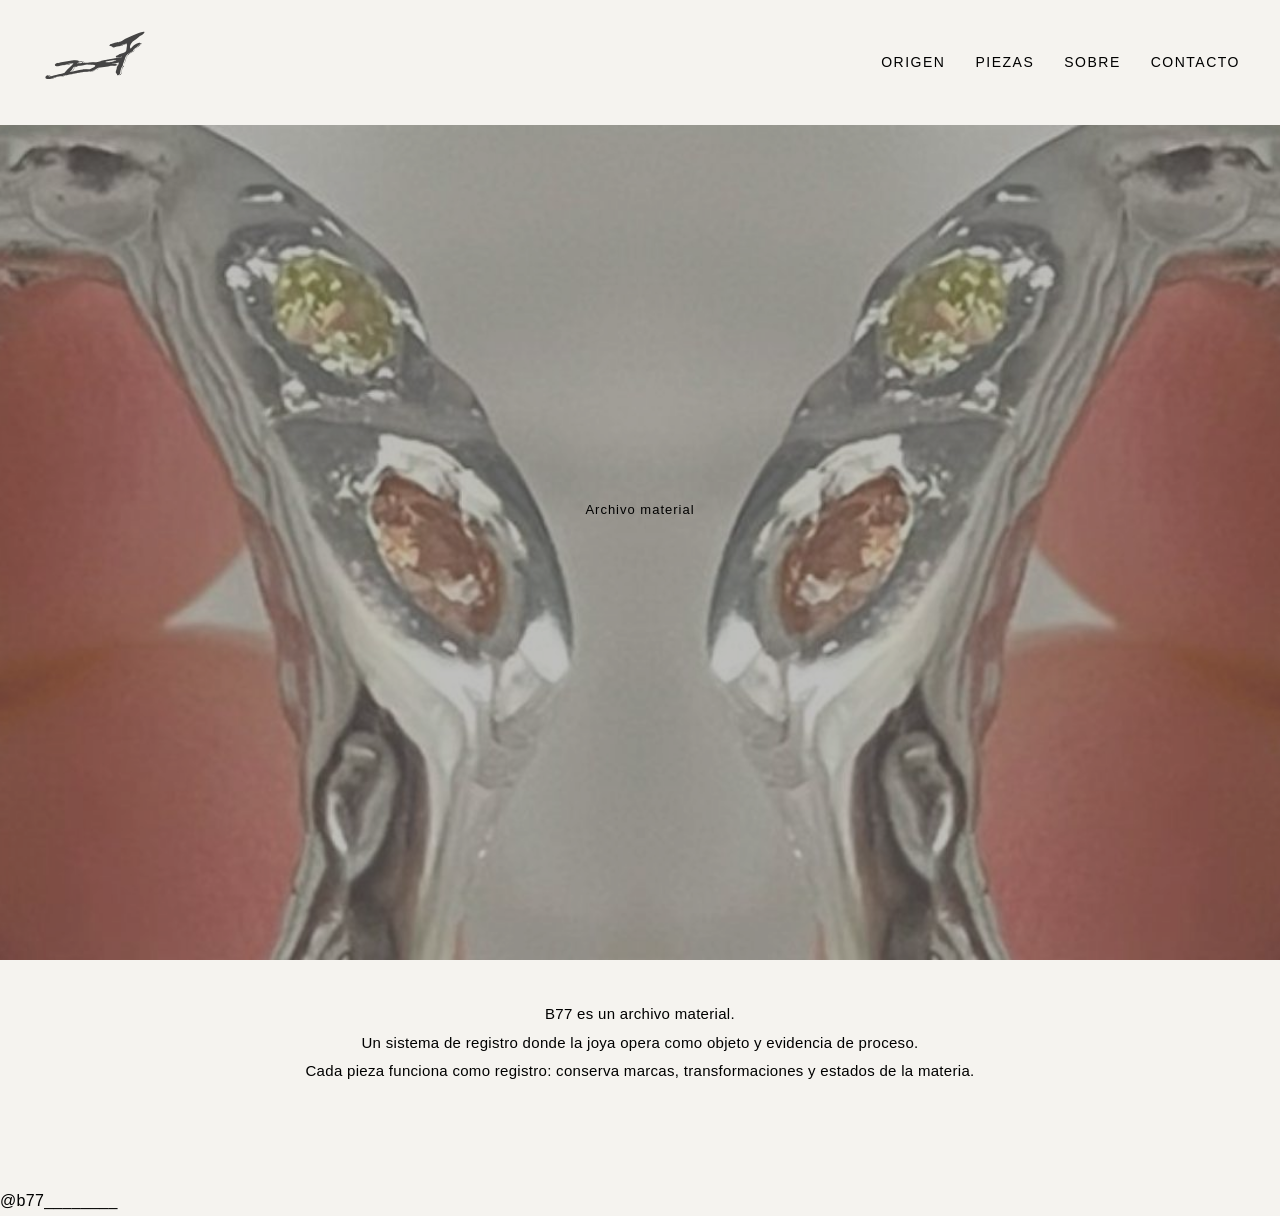
<file: index.html>
<!DOCTYPE html>
<html lang="es">

<head>
    <meta charset="UTF-8">
    <title>b77 — Archivo Material</title>
    <meta name="viewport" content="width=device-width, initial-scale=1.0">

    <link rel="stylesheet" href="./css/style.css">
</head>

<body>

    <header class="header">

        <a href="index.html" class="logo">
           <img src="./img/logo.svg" alt="B77 Logo">
        </a>

         <!-- BOTÓN HAMBURGUESA -->
         <div class="menu-toggle" onclick="toggleMenu()">
        <span></span>
        <span></span>
        </div>

        <nav id="menu">
            <a href="origen.html">ORIGEN</a>
            <a href="piezas.html">PIEZAS</a>
            <a href="sobre.html">SOBRE</a>
            <a href="contacto.html">CONTACTO</a>
        </nav>

    <div class="overlay-menu" onclick="toggleMenu()"></div>


    </header>

    <section class="hero">
        <h1>Archivo material</h1>
    </section>

    <section class="manifiesto">
        <p >
            B77 es un archivo material.<br>
            Un sistema de registro donde la joya opera como objeto y evidencia de proceso.<br>
            Cada pieza funciona como registro: conserva marcas, transformaciones y estados de la materia.
            
        </p>
    </section>

<footer class="footer">
    <a href="https://www.instagram.com/b77__________" target="_blank">
        @b77________
    </a>
</footer>

<script src="./js/script.js"></script>

</body>

</html>
</file>
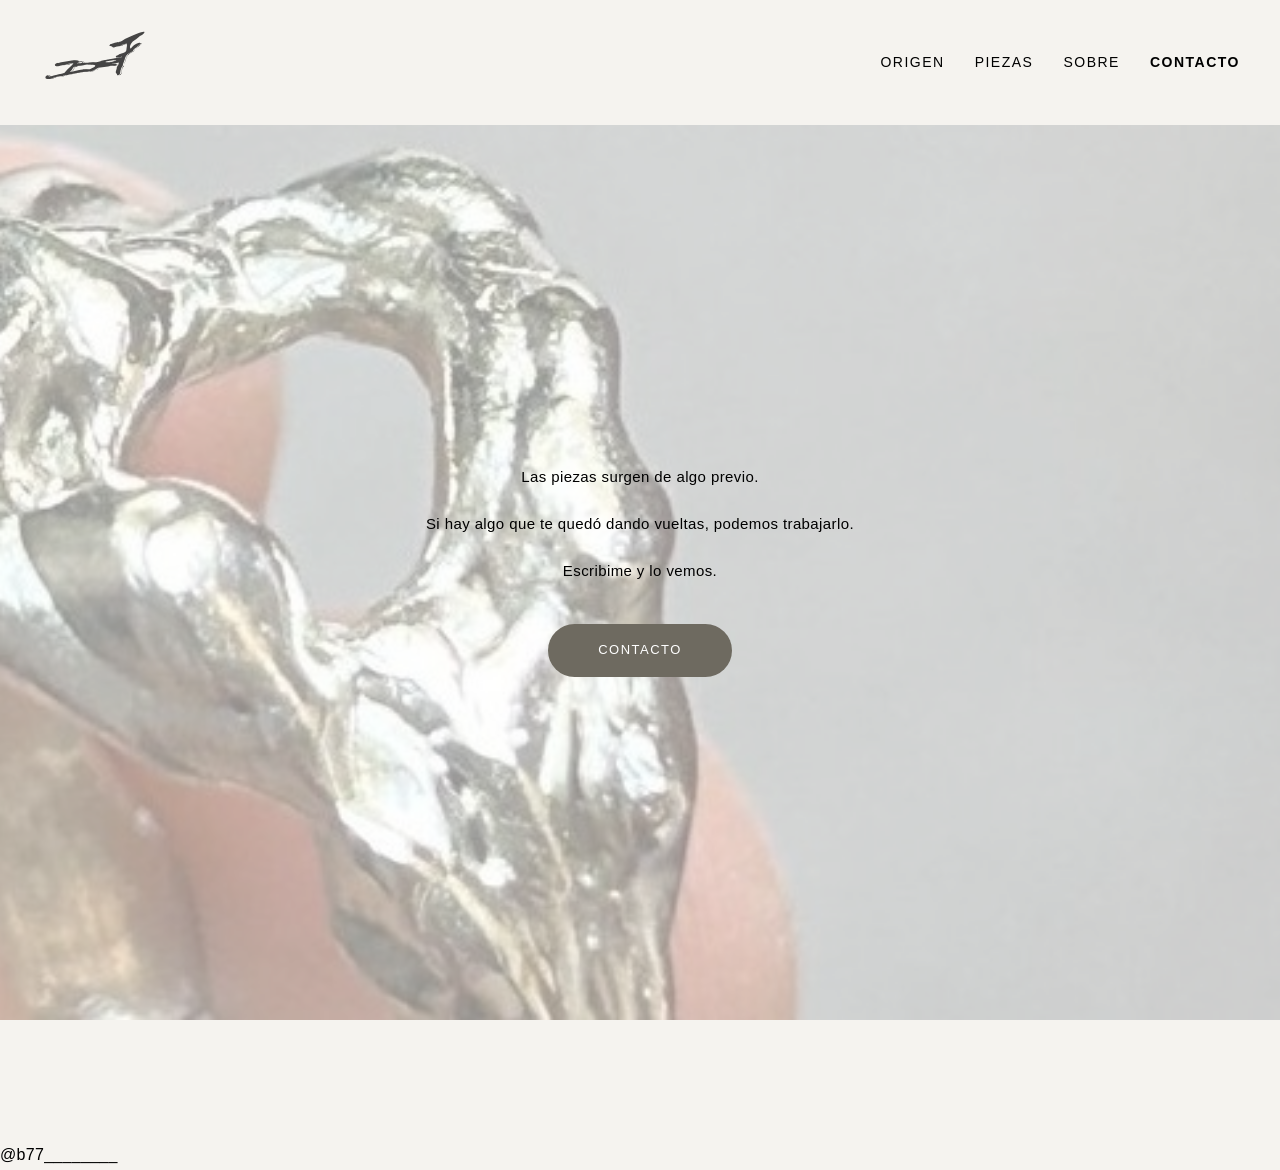
<file: contacto.html>
<!DOCTYPE html>
<html lang="es">

<head>
    <meta charset="UTF-8">
    <title>CONTACTO — B77</title>
    <meta name="viewport" content="width=device-width, initial-scale=1.0">

    <link rel="icon" type="image/png" href="./img/favicon.png">
    <link rel="stylesheet" href="./css/style.css">
</head>

<body>

<header class="header">

    <a href="index.html" class="logo">
        <img src="./img/logo.svg" alt="B77 Logo">
    </a>

         <div class="menu-toggle" onclick="toggleMenu()">
        <span></span>
        <span></span>
         </div>

    <nav id="menu">
        <a href="origen.html">ORIGEN</a>
        <a href="piezas.html">PIEZAS</a>
        <a href="sobre.html">SOBRE</a>
        <a href="contacto.html" class="active">CONTACTO</a>
    </nav>

 <div class="overlay-menu" onclick="toggleMenu()"></div>

</header>

<section class="contacto-hero">

    <div class="overlay"></div>

    <div class="contacto-content">

        <p>
            Las piezas surgen de algo previo.
        </p>

        <p>
            Si hay algo que te quedó dando vueltas,
            podemos trabajarlo.
        </p>

        <p class="cierre">
            Escribime y lo vemos.
        </p>

        <a href="https://wa.me/5491136898127" target="_blank" class="boton-contacto">
            CONTACTO
        </a>

    </div>

</section>

<footer class="footer">
    <a href="https://www.instagram.com/b77__________" target="_blank">
        @b77________
    </a>
</footer>

<script src="./js/script.js"></script>

</body>
</html>
</file>
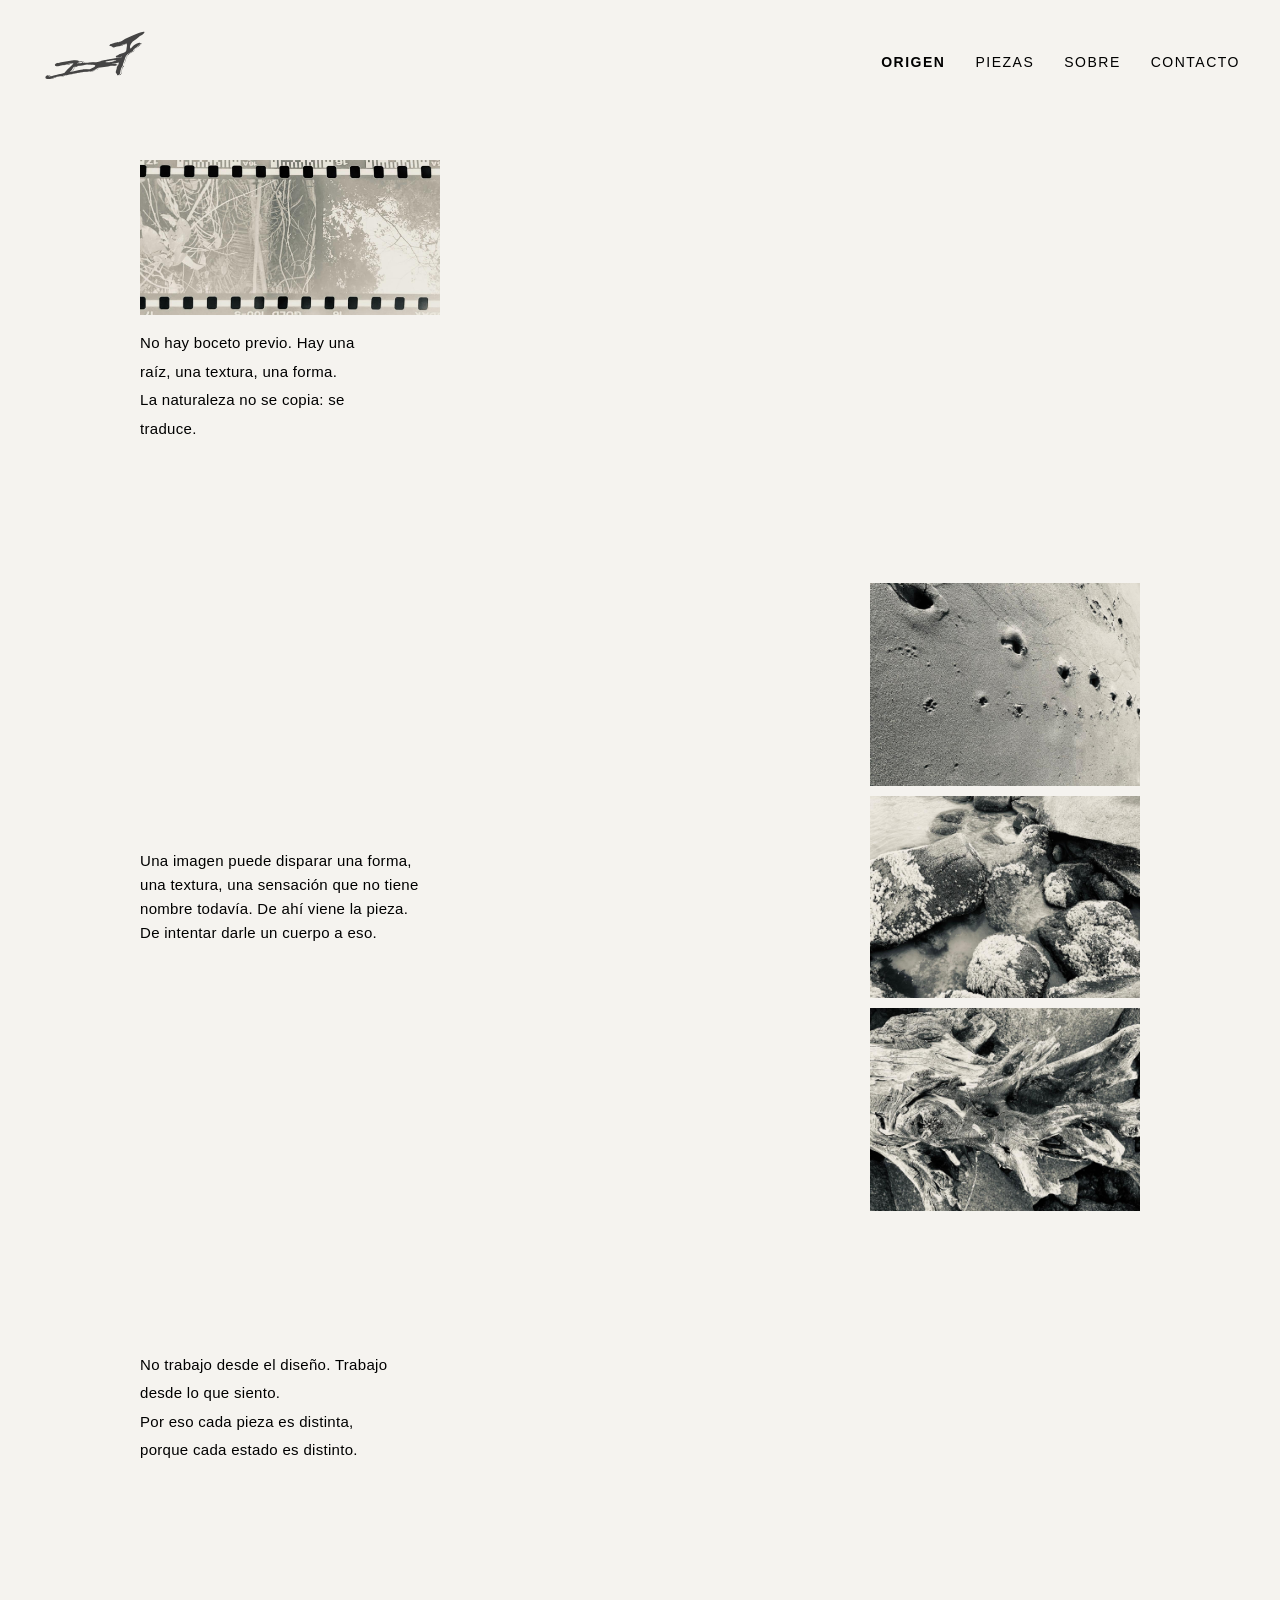
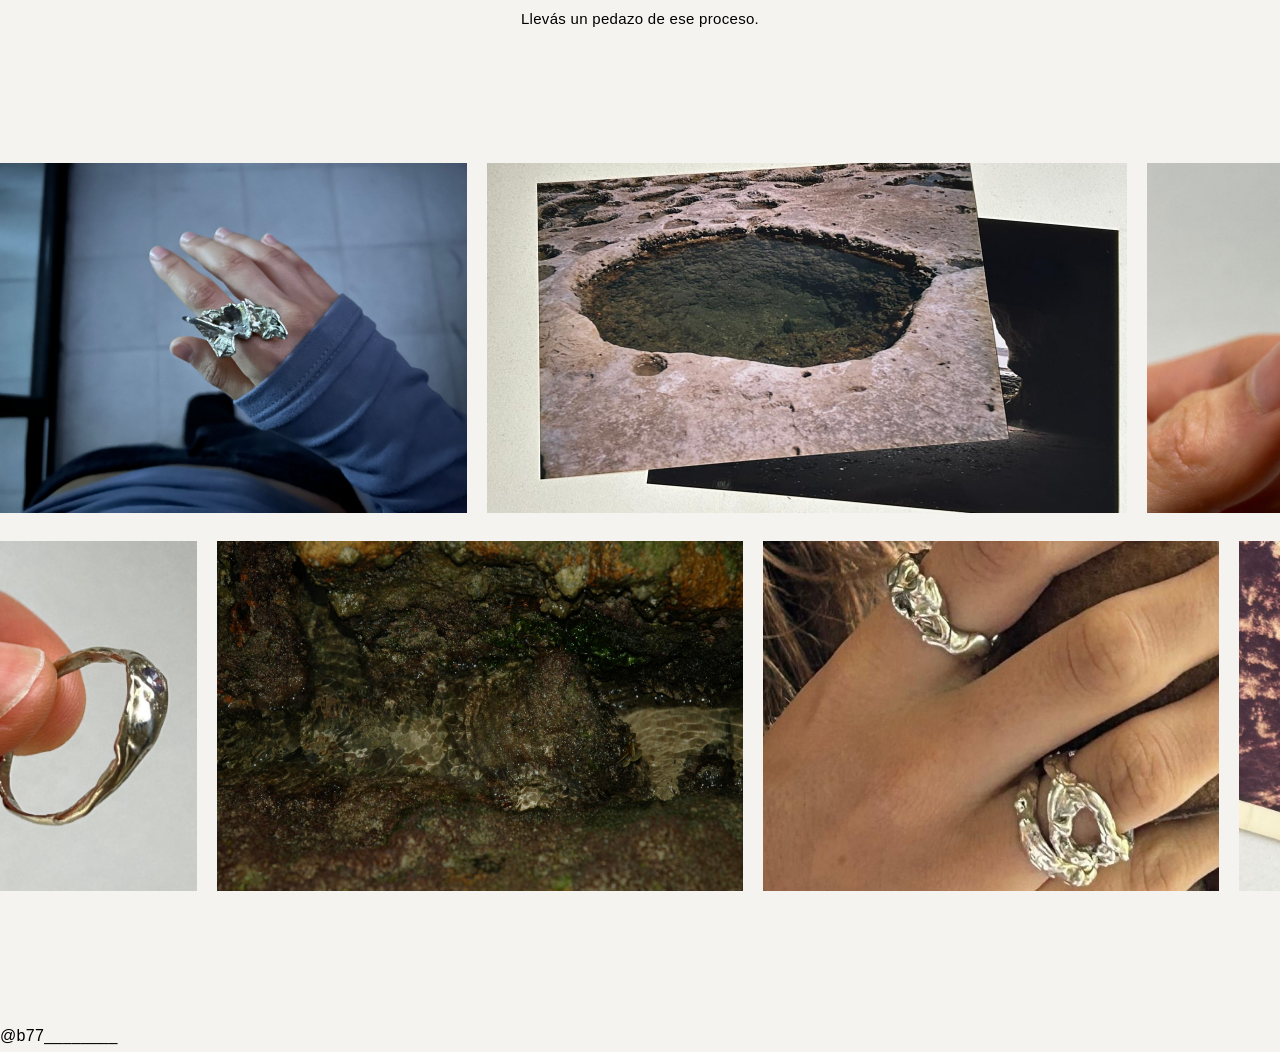
<file: origen.html>
<!DOCTYPE html>
<html lang="es">

<head>
    <meta charset="UTF-8">
    <title>ORIGEN — B77</title>
    <meta name="viewport" content="width=device-width, initial-scale=1.0">

    <link rel="icon" type="image/png" href="./img/favicon.png">
    <link rel="stylesheet" href="./css/style.css">
</head>

<body class="origen-page">

<header class="header">

    <a href="index.html" class="logo">
        <img src="./img/logo.svg" alt="B77 Logo">
    </a>

         <div class="menu-toggle" onclick="toggleMenu()">
        <span></span>
        <span></span>
         </div>
    
    <nav id="menu">
        <a href="origen.html" class="active">ORIGEN</a>
        <a href="piezas.html">PIEZAS</a>
        <a href="sobre.html">SOBRE</a>
        <a href="contacto.html">CONTACTO</a>
    </nav>

 <div class="overlay-menu" onclick="toggleMenu()"></div>


</header>


<!-- 🧭 CAMINITO -->
<section class="camino">

    <!-- BLOQUE 1 -->
    <div class="bloque b1">
        <div>
            <img src="./img/origen/caminito1.jpeg">
            <p >No hay boceto previo. Hay una raíz, una textura, una forma. <br>
               La naturaleza no se copia: se traduce.</p>
        </div>
    </div>

    <!-- BLOQUE 2 -->
    <div class="bloque b2">
        <p class="texto-centro">
            Una imagen puede disparar una forma, una textura, una sensación que no tiene nombre todavía. De ahí viene la pieza. <br> 
            De intentar darle un cuerpo a eso.
        </p>

        <div class="imagenes-derecha">
            <img src="./img/origen/caminito2.jpeg">
            <img src="./img/origen/caminito3.jpeg">
            <img src="./img/origen/caminito4.jpeg">
        </div>
    </div>

    <!-- BLOQUE 3 -->
    <div class="bloque b3">
        <p>No trabajo desde el diseño. Trabajo desde lo que siento. <br>
           Por eso cada pieza es distinta, <br>
           porque cada estado es distinto. </p>
    </div>

    <!-- BLOQUE 4 -->
    <div class="bloque b4">
        <p class="frase-final">Llevás un pedazo de ese proceso.</p>
    </div>

</section>


<!-- 🎞️ CARROUSEL -->
<section class="carousel dual">

    <div class="track fila1">
        <img src="./img/origen/origen1.jpeg">
        <img src="./img/origen/origen2.jpeg">
        <img src="./img/origen/origen3.jpeg">
        <img src="./img/origen/origen4.jpeg">
        <img src="./img/origen/origen5.jpg">
    </div>

    <div class="track fila2">
        <img src="./img/origen/origen6.jpeg">
        <img src="./img/origen/origen7.jpeg">
        <img src="./img/origen/origen8.jpeg">
        <img src="./img/origen/origen9.jpeg">
        <img src="./img/origen/origen10.jpeg">
    </div>

</section>


<footer class="footer">
    <a href="https://www.instagram.com/b77__________" target="_blank">
        @b77________
    </a>
</footer>

<script src="./js/script.js"></script>

</body>
</html>
</file>
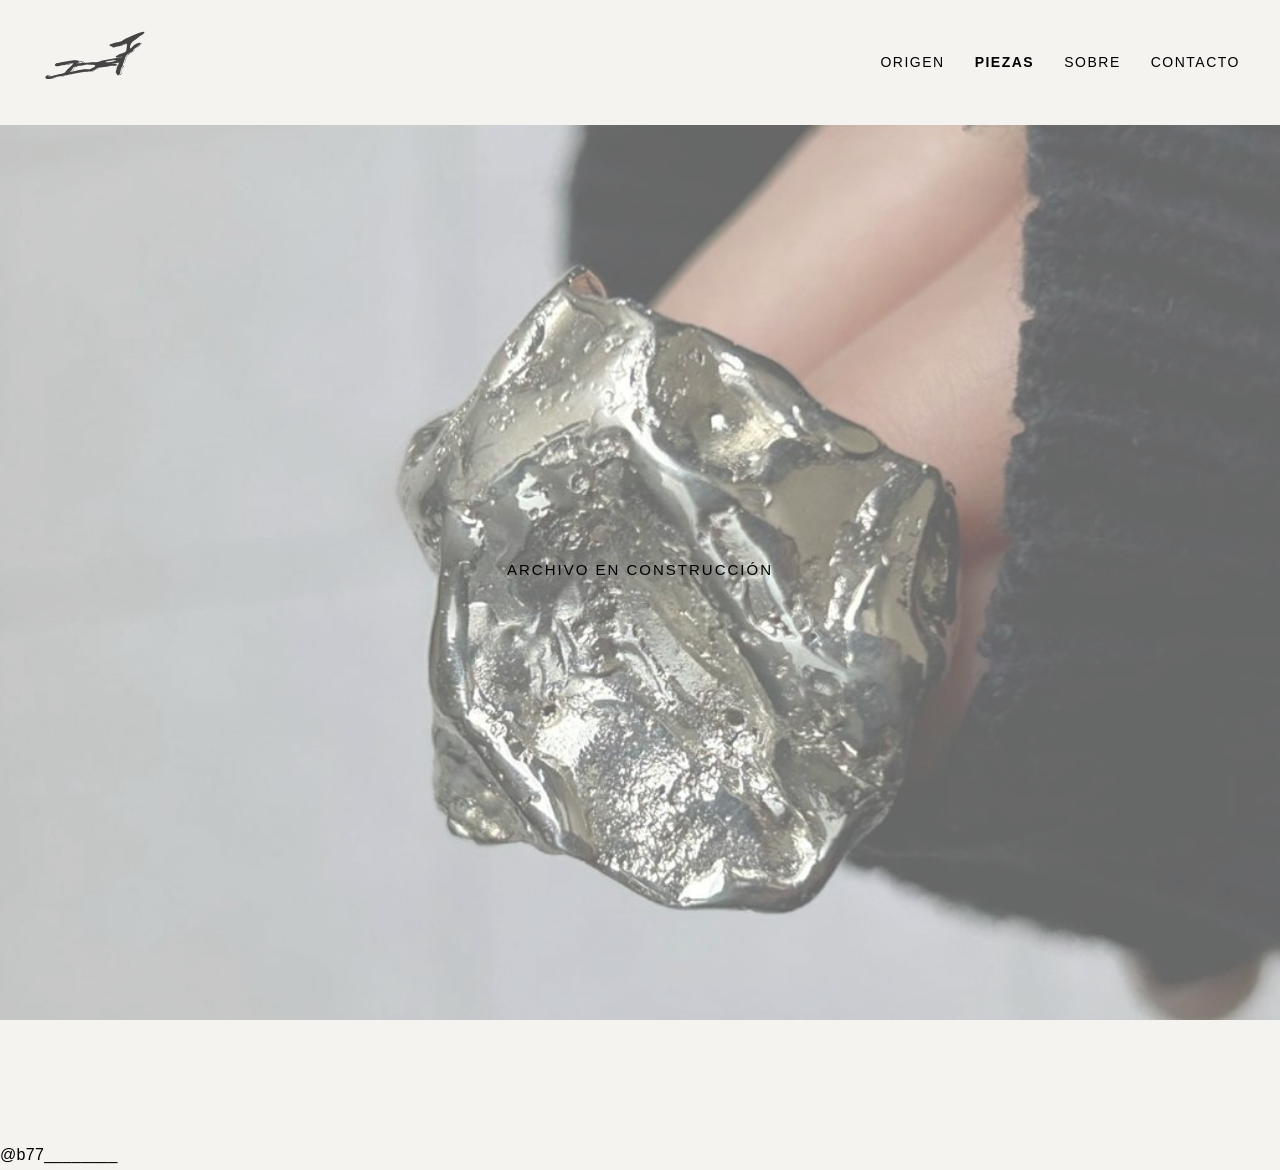
<file: piezas.html>
<!DOCTYPE html>
<html lang="es">

<head>
    <meta charset="UTF-8">
    <title>PIEZAS — B77</title>
    <meta name="viewport" content="width=device-width, initial-scale=1.0">

    <link rel="icon" type="image/png" href="./img/favicon.png">
    <link rel="stylesheet" href="./css/style.css">
</head>

<body>

<header class="header">

    <a href="index.html" class="logo">
        <img src="./img/logo.svg" alt="B77 Logo">
    </a>

        <div class="menu-toggle" onclick="toggleMenu()">
        <span></span>
        <span></span>
        </div>

    <nav id="menu">
        <a href="origen.html">ORIGEN</a>
        <a href="piezas.html" class="active">PIEZAS</a>
        <a href="sobre.html">SOBRE</a>
        <a href="contacto.html">CONTACTO</a>
    </nav>

    <div class="overlay-menu" onclick="toggleMenu()"></div>

</header>

<section class="piezas-hero">

    <div class="overlay"></div>
    
    <h1>ARCHIVO EN CONSTRUCCIÓN</h1>
</section>

<footer class="footer">
    <a href="https://www.instagram.com/b77__________" target="_blank">
        @b77________
    </a>
</footer>

<script src="./js/script.js"></script>

</body>
</html>
</file>
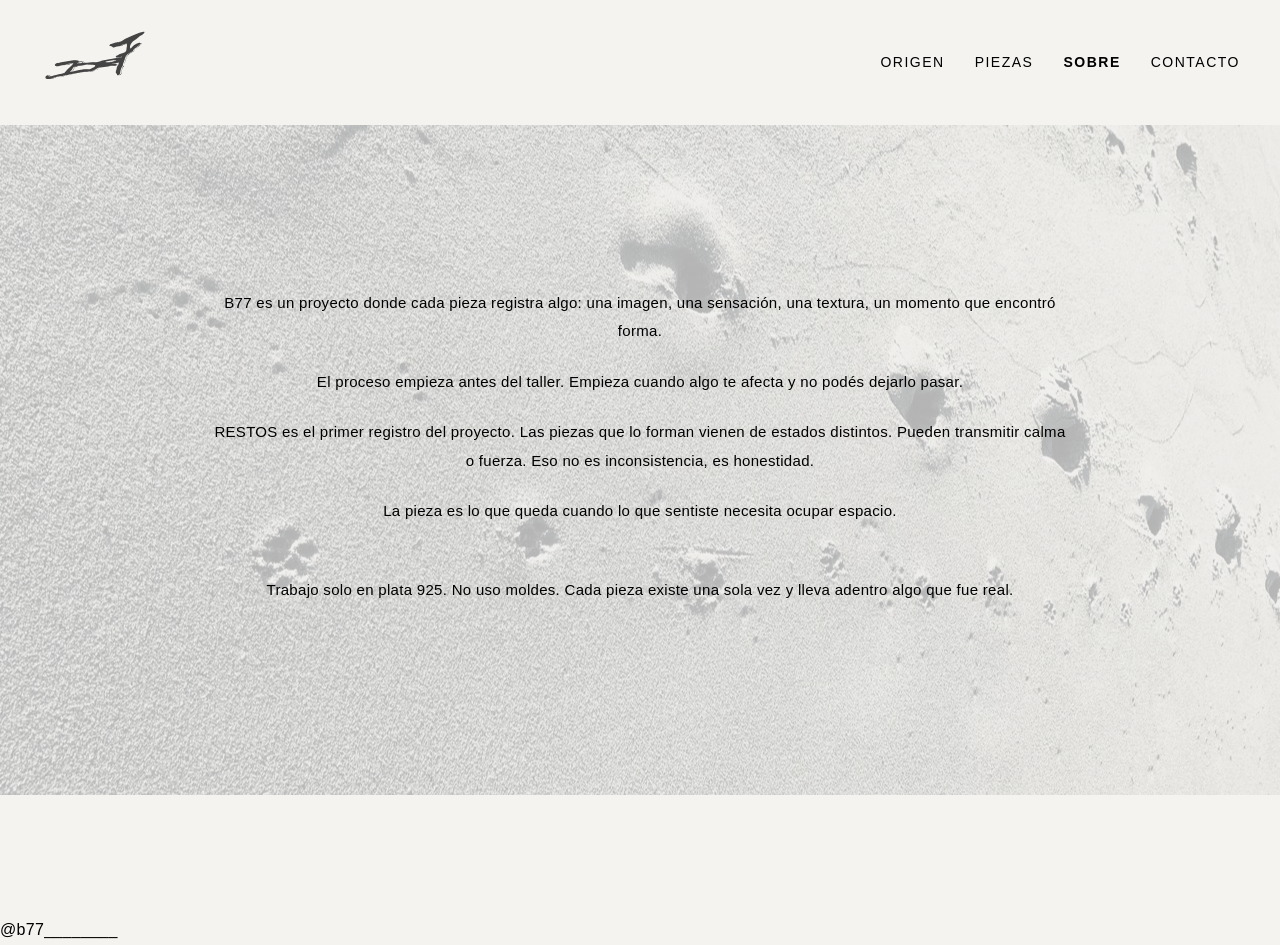
<file: sobre.html>
<!DOCTYPE html>
<html lang="es">

<head>
    <meta charset="UTF-8">
    <title>SOBRE — B77</title>
    <meta name="viewport" content="width=device-width, initial-scale=1.0">

    <link rel="icon" type="image/png" href="./img/favicon.png">
    <link rel="stylesheet" href="./css/style.css">
</head>

<body>

<header class="header">

    <a href="index.html" class="logo">
        <img src="./img/logo.svg" alt="B77 Logo">
    </a>

         <div class="menu-toggle" onclick="toggleMenu()">
        <span></span>
        <span></span>
         </div>

    <nav id="menu">
        <a href="origen.html">ORIGEN</a>
        <a href="piezas.html">PIEZAS</a>
        <a href="sobre.html" class="active">SOBRE</a>
        <a href="contacto.html">CONTACTO</a>
    </nav>
 
    <div class="overlay-menu" onclick="toggleMenu()"></div>

</header>

<section class="sobre-hero">

    <div class="overlay"></div>

    <div class="sobre-content">

        <p>
            B77 es un proyecto donde cada pieza registra algo: una imagen, una sensación, una textura, un momento que encontró forma.
        </p>

        <p>
            El proceso empieza antes del taller. Empieza cuando algo te afecta y no podés dejarlo pasar.
        </p>

        <p>
            RESTOS es el primer registro del proyecto. Las piezas que lo forman vienen de estados distintos. Pueden transmitir calma o fuerza. Eso no es inconsistencia, es honestidad.
        </p>

        <p>
            La pieza es lo que queda cuando lo que sentiste necesita ocupar espacio.
        </p>

        <p class="final">
           Trabajo solo en plata 925. No uso moldes. Cada pieza existe una sola vez y lleva adentro algo que fue real.
        </p>

    </div>

</section>

<footer class="footer">
    <a href="https://www.instagram.com/b77__________" target="_blank">
        @b77________
    </a>
</footer>

<script src="./js/script.js"></script>

</body>
</html>
</file>
<file: css/style.css>
/* =========================
   RESET
========================= */

* {
    margin: 0;
    padding: 0;
    box-sizing: border-box;
}

body {
    font-family: Helvetica, Arial, sans-serif;
    color: black;
    background-color: #F5F3EF; /* 🎯 fondo global */
}

p, h1, h2, h3, a, span {
    font-family: Helvetica, Arial, sans-serif;
    font-weight: 300;
    letter-spacing: 0.3px;
    line-height: 1.9;
}


/* =========================
   HEADER
========================= */

.header {
    position:  fixed;
    top: 0;
    left: 0;
    width: 100%;

    display: flex;
    justify-content: space-between;
    align-items: center;

    padding: 2px 40px; /* 🔥 más fino todavía */

    background-color: #F5F3EF;

    z-index: 999;
}

.header {
    transition: transform 0.3s ease;
}

.header.hide {
    transform: translateY(-100%);
}

.overlay {
    z-index: 1;
}

/* =========================
   LOGO
========================= */

.logo img {
    width: 120px;
    height: auto;
}


/* =========================
   NAV
========================= */

nav {
    display: flex;
    gap: 30px;
}

nav a {
    text-decoration: none;
    color: black;
    font-size: 14px;
    letter-spacing: 1.5px;
    position: relative;
    font-weight: 300;
}

/* hover fino */

nav a::after {
    content: "";
    position: absolute;
    left: 0;
    bottom: -4px;
    width: 0;
    height: 1px;
    background: black;
    transition: width 0.3s ease;
}

nav a:hover::after {
    width: 100%;
}

nav a.active {
    font-weight: 600; /* negrita */
}


/* =========================
   HERO (HOME)
========================= */

.hero {
    height: 100vh;

    background-image: url("../img/hero.jpg");
    background-size: cover;
    background-position: center;
    background-repeat: no-repeat;

    display: flex;
    align-items: center;
    justify-content: center;
    text-align: center;

    margin-top: 60px; /* altura del header aprox */
    position: relative;
}

.hero h1 {
    font-size: 13px;
    font-weight: 300;
    letter-spacing: 1px;
    position: relative;
    color: black;
}

.hero::before {
    content: "";
    position: absolute;
    inset: 0;

    background: rgba(0, 0, 0, 0.25);
}

/* =========================
   MANIFIESTO
========================= */

.manifiesto {
    padding: 40px 20px 100px 20px;
    text-align: center;
    font-size: 15px;
    line-height: 1.8;
}

.footer a {
    text-decoration: none;
    color: black;
}

.footer a:visited {
    color: black;
}


/* =========================
   ORIGEN
========================= */

.camino {
    max-width: 1000px;
    margin: 160px auto 120px auto;
    display: flex;
    flex-direction: column;
    gap: 140px;
}


/* BLOQUE 1 */

.b1 {
    display: flex;
    justify-content: flex-start;
}

.b1 img {
    width: 300px;
}

.b1 p {
    margin-top: 10px;
    max-width: 220px;
    font-size: 15px;
}


/* BLOQUE 2 */

.b2 {
    display: flex;
    justify-content: space-between;
    align-items: center;
}

.texto-centro {
    max-width: 300px;
    font-size: 15px;
    line-height: 1.6;
    text-align: left;
}

.imagenes-derecha {
    display: flex;
    flex-direction: column;
    gap: 10px;
}

.imagenes-derecha img {
    width: 270px;
}


/* BLOQUE 3 */

.b3 {
    display: flex;
    justify-content: flex-start;
}

.b3 p {
    max-width: 260px;
    font-size: 15px;
}


/* BLOQUE 4 */

.b4 {
    display: flex;
    justify-content: center;
}

.frase-final {
    font-size: 15px;
}

/* =========================
   CAROUSEL
========================= */

.carousel {
    margin-top: 120px;
    margin-bottom: 120px;
}

/* contenedor horizontal */

.track {
    display: flex;
    gap: 20px;

    overflow-x: auto;
    overflow-y: hidden;

    padding: 20px 40px;
}

/* imágenes */

.track img {
    height: 350px;
    width: auto;

    object-fit: cover;
    flex-shrink: 0;
}

/* =========================
   CAROUSEL DOBLE
========================= */

.carousel.dual {
    display: flex;
    flex-direction: column;
    gap: 8px;
}

.carousel.dual .track {
    scroll-snap-type: x mandatory;
    scroll-behavior: smooth;
    padding: 10px 40px; /* antes 20px */
}

.carousel.dual img {
    scroll-snap-align: start;
}

/* leve desfasaje */

.fila2 {
    padding-left: 60px;
}

/* ocultar scrollbar (opcional) */

.track::-webkit-scrollbar {
    display: none;
}


/* =========================
   PIEZAS
========================= */

.piezas-hero {
    height: 100vh;

    background-image: url("../img/origen/origen4.jpeg"); /* tu imagen */
    background-size: cover;
    background-position: center;

    position: relative;

    display: flex;
    align-items: center;
    justify-content: center;
    text-align: center;

    margin-top: 120px;
    margin-bottom: 120px;
}

/* CAPA */

.overlay {
    position: absolute;
    inset: 0;

    background-color: rgba(255, 255, 255, 0.4); /* 🔥 ajustás acá */
}

/* TEXTO ENCIMA */

.piezas-hero h1 {
    position: relative;
    z-index: 2;

    font-size: 15px;
    letter-spacing: 2px;
    font-weight: 400;
}


/* =========================
   SOBRE
========================= */

.sobre-hero {
    height: 75vh;

    background-image: url("../img/origen/caminito2.jpeg");
    background-size: cover;
    background-position: center;

    position: relative;

    display: flex;
    align-items: center;
    justify-content: center;
    text-align: center;

    margin-top: 120px;
    margin-bottom: 120px;
}

.sobre-hero .overlay {
    background-color: rgba(240, 240, 240, 0.75);
}

/* CONTENIDO */

.sobre-content {
    position: relative;
    z-index: 2;

    max-width: 900px;
    padding: 0 20px;
}

/* TEXTO */

.sobre-content p {
    font-size: 15px;
    line-height: 1.9;
    margin-bottom: 22px;

    font-weight: 300;
    letter-spacing: 0.3px;
}

.sobre-content .final {
    margin-top: 50px;
}

/* =========================
   CONTACTO
========================= */

.contacto-hero {
    height: 100vh;

    background-image: url("../img/contacto.jpeg");
    background-size: cover;
    background-position: center;

    position: relative;

    display: flex;
    align-items: center;
    justify-content: center;
    text-align: center;

    margin-top: 120px;
    margin-bottom: 120px;
}

/* overlay específico (más suave que piezas) */

.contacto-hero .overlay {
    background-color: rgba(255, 255, 255, 0.55);
}

/* contenido */

.contacto-content {
    position: relative;
    z-index: 2;

    max-width: 600px;
    padding: 0 20px;
}

/* texto */

.contacto-content p {
    font-size: 15px;
    line-height: 1.8;
    margin-bottom: 20px;

    font-weight: 300;
    letter-spacing: 0.4px;
}

/* cierre separado */

.contacto-content .cierre {
    margin-bottom: 40px;
}

/* botón */

.boton-contacto {
    display: inline-block;

    padding: 14px 50px;

    background-color: #6e6a60;
    color: white;

    border-radius: 40px;

    text-decoration: none;
    font-size: 13px;
    letter-spacing: 1.5px;

    transition: all 0.3s ease;

    backdrop-filter: blur(4px);
}

.boton-contacto:hover {
    background-color: #4d4a42;
}

/* =========================
   MENU MOBILE
========================= */

/* hamburguesa base */

.menu-toggle {
    display: none;
    flex-direction: column;
    gap: 6px;
    cursor: pointer;
    z-index: 200;
}

.menu-toggle span {
    width: 26px;
    height: 2px;
    background: black;
    display: block;
    transition: all 0.3s ease;
}

/* animación a X */

.menu-toggle.active span:nth-child(1) {
    transform: rotate(45deg) translate(4px, 4px);
}

.menu-toggle.active span:nth-child(2) {
    transform: rotate(-45deg) translate(4px, -4px);
}

/* =========================
   OVERLAY
========================= */

.overlay-menu {
    position: fixed;
    inset: 0;
    background-color: rgba(240, 240, 240, 0.6);

    opacity: 0;
    pointer-events: none;

    transition: opacity 0.3s ease;

    z-index: 150;
}

.overlay-menu.active {
    opacity: 1;
    pointer-events: all;
}


#menu {
    display: flex;
}

/* =========================
   MOBILE
========================= */

@media (max-width: 768px) {

    /* =========================
       HEADER
    ========================= */

    .header {
        padding: 15px 20px;
    }

    .logo img {
        width: 110px;
    }

    /* =========================
       HERO
    ========================= */

    .hero {
        height: 50vh;
        background-position: center;
    }

    .hero h1 {
        font-size: 11px;
    }

    /* =========================
       NAV / MENU
    ========================= */

    nav {
        display: none;
    }

    .menu-toggle {
        display: flex;
        z-index: 200;
    }

    #menu {
        position: fixed;
        top: 0;
        right: -100%;

        height: 100vh;
        width: 70%;

        background-color: #F5F3EF;

        display: flex;
        flex-direction: column;
        justify-content: center;
        align-items: flex-start;

        padding-left: 40px;
        gap: 25px;

        transition: right 0.3s ease;

        z-index: 180;
    }

    #menu.active {
        right: 0;
    }

    #menu a {
        font-size: 16px;
    }

    /* =========================
       ORIGEN (COMPOSICIÓN MOBILE)
    ========================= */

    .camino {
        padding: 0 20px;
        gap: 60px;
    }

/* BLOQUE 1 → columna (imagen arriba, texto abajo) */
.b1 {
    gap: 10px;
}

.b1 > div {
    display: flex;
    flex-direction: column;
    gap: 10px;
}


/* BLOQUE 2 → fila (texto + imágenes) */
.b2 {
    flex-direction: row;
    align-items: flex-start;
    gap: 20px;
}

/* BLOQUE 3 → lo podés dejar en columna */
.b3 {
    flex-direction: column;
    gap: 20px;
}


    .track img {
        height: 180px;
    }

    /* ESCALONAMIENTO (clave estética) */

    .b2 {
        margin-left: 20px;
    }

    .b3 {
        margin-left: 40px;
    }

    /* BLOQUE 1 */

    .b1 img {
        width: 180px;
    }

    .b1 p {
        max-width: 150px;
        font-size: 14px;
    }

    /* BLOQUE 2 */

    .texto-centro {
        max-width: 140px;
        text-align: left;
        font-size: 14px;
    }

    .imagenes-derecha {
        align-items: flex-start;
    }

    .imagenes-derecha img {
        width: 180px;
    }

    /* BLOQUE 3 */

    .b3 p {
        max-width: 260px;
    }

    /* DETALLE FINO (rompe rigidez) */

    .b3 img {
        margin-left: 20px;
    }

    /* BLOQUE 4 */

    .b4 {
        text-align: left;
    }
}
</file>
